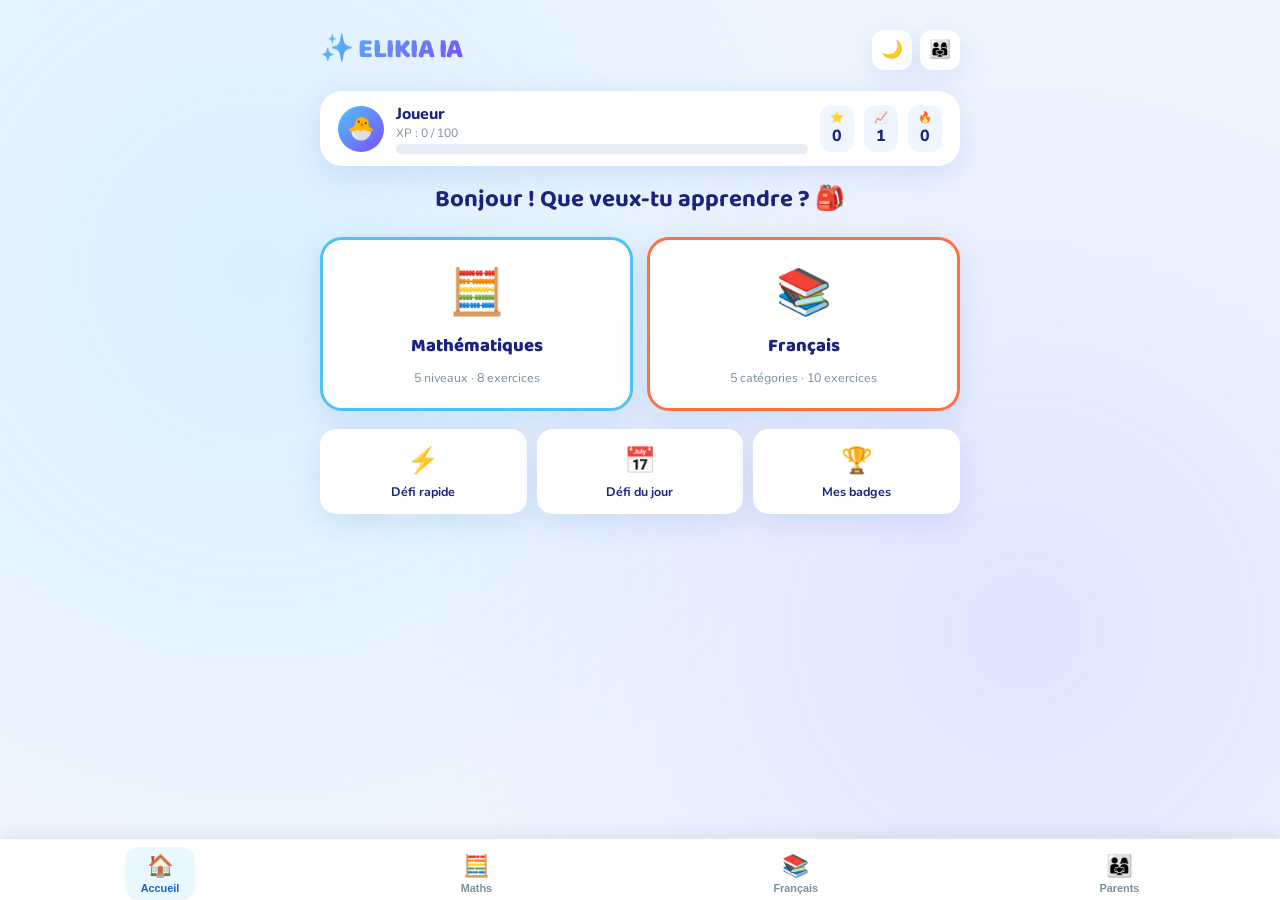
<file: index.html>
<!DOCTYPE html>
<html lang="fr">
<head>
<meta charset="UTF-8">
<meta name="viewport" content="width=device-width, initial-scale=1.0, maximum-scale=1.0">
<title>ELIKIA IA – École Interactive</title>
<link href="https://fonts.googleapis.com/css2?family=Baloo+2:wght@400;600;700;800&family=Nunito:wght@400;600;700;800&display=swap" rel="stylesheet">
<link rel="stylesheet" href="https://cdnjs.cloudflare.com/ajax/libs/font-awesome/6.4.0/css/all.min.css" integrity="sha512-iecdLmaskl7CVJkEZSMUkrQ6usKICYKtU1z+8EFeAmv1dqLDXtQStMbtVkAW4CsriNad7FindBAYhNArchyNqg==" crossorigin="anonymous" referrerpolicy="no-referrer" />
<link rel="stylesheet" href="ElikiaV2.css" />
</head>
<body>

<canvas id="confetti-canvas"></canvas>
<div class="bg-stars"></div>

<div class="app-wrap">

  <!-- HEADER -->
  <header class="app-header">
    <div class="logo">✨ ELIKIA IA</div>
    <div class="header-actions">
      <button class="icon-btn" id="btn-dark" title="Mode sombre">🌙</button>
      <button class="icon-btn" id="btn-parent" title="Espace parents">👨‍👩‍👧</button>
    </div>
  </header>

  <!-- PLAYER BAR -->
  <div class="player-bar">
    <div class="avatar" id="player-avatar">🐣</div>
    <div class="player-info">
      <div class="player-name" id="player-name">Joueur</div>
      <div class="xp-label">XP : <span id="xp-label">0 / 100</span></div>
      <div class="xp-bar-wrap">
        <div class="xp-bar-fill" id="xp-bar" style="width:0%"></div>
      </div>
    </div>
    <div class="player-stats">
      <div class="stat-chip">⭐<span id="disp-score">0</span></div>
      <div class="stat-chip">📈<span id="disp-level">1</span></div>
      <div class="stat-chip">🔥<span id="disp-streak">0</span></div>
    </div>
  </div>

  <!-- ==================== HOME SCREEN ==================== -->
  <section class="screen active" id="screen-home">
    <div class="welcome-title" id="welcome-msg">Que veux-tu apprendre ? 🎒</div>

    <div class="subject-grid">
      <div class="subject-card math" onclick="openMathMenu()">
        <div class="subject-icon">🧮</div>
        <div class="subject-label">Mathématiques</div>
        <div class="subject-sub">5 niveaux · 8 exercices</div>
      </div>
      <div class="subject-card fr" onclick="openFrMenu()">
        <div class="subject-icon">📚</div>
        <div class="subject-label">Français</div>
        <div class="subject-sub">5 catégories · 10 exercices</div>
      </div>
    </div>

    <div class="quick-grid">
      <div class="quick-card" onclick="startChallenge()">
        <div class="q-icon">⚡</div>
        <div class="q-label">Défi rapide</div>
      </div>
      <div class="quick-card" onclick="startDaily()">
        <div class="q-icon">📅</div>
        <div class="q-label">Défi du jour</div>
      </div>
      <div class="quick-card" onclick="showBadges()">
        <div class="q-icon">🏆</div>
        <div class="q-label">Mes badges</div>
      </div>
    </div>
  </section>

  <!-- ==================== MATH MENU ==================== -->
  <section class="screen" id="screen-math-menu">
    <div class="screen-title">🧮 Mathématiques</div>

    <div class="level-selector" id="math-level-selector"></div>

    <div class="exercise-grid" id="math-exercise-grid"></div>

    <br>
    <button class="btn-home" onclick="showScreen('screen-home')" style="margin-top:6px">⬅️ Accueil</button>
  </section>

  <!-- ==================== FRENCH MENU ==================== -->
  <section class="screen" id="screen-fr-menu">
    <div class="screen-title">📚 Français</div>
    <div class="exercise-grid" id="fr-exercise-grid"></div>
    <br>
    <button class="btn-home" onclick="showScreen('screen-home')" style="margin-top:6px">⬅️ Accueil</button>
  </section>

  <!-- ==================== EXERCISE SCREEN ==================== -->
  <section class="screen" id="screen-exercise">

    <div class="ex-header">
      <span class="ex-subject-tag" id="ex-tag">Maths</span>
      <div class="lives-wrap" id="lives-display"></div>
      <div class="timer-wrap">
        <div class="timer-circle" id="timer-circle">–</div>
      </div>
    </div>

    <div class="combo-banner" id="combo-banner">🔥 Combo x<span id="combo-count">2</span> !</div>

    <div class="ex-card">
      <div class="ex-type-label" id="ex-type-label">Calcul</div>
      <div class="ex-question" id="ex-question">?</div>
      <div id="ex-input-zone"></div>
    </div>

    <div class="feedback" id="feedback"></div>

    <button class="btn-check" id="btn-check" onclick="checkAnswer()">Vérifier ✓</button>
    <button class="btn-next" id="btn-next" onclick="nextExercise()">Suivant ➡️</button>

    <button class="btn-home" style="margin-top:12px;width:100%" id="btn-back-menu">⬅️ Changer d'exercice</button>
  </section>

  <!-- ==================== RESULT SCREEN ==================== -->
  <section class="screen" id="screen-result">
    <div class="result-card">
      <div class="result-emoji" id="result-emoji">🎉</div>
      <div class="result-title" id="result-title">Bravo !</div>
      <div class="result-sub" id="result-sub">Session terminée</div>

      <div class="result-stats">
        <div class="rstat">
          <div class="rstat-val" id="res-correct">0</div>
          <div class="rstat-label">Bonnes rép.</div>
        </div>
        <div class="rstat">
          <div class="rstat-val" id="res-xp">+0</div>
          <div class="rstat-label">XP gagnés</div>
        </div>
        <div class="rstat">
          <div class="rstat-val" id="res-streak">0</div>
          <div class="rstat-label">Série max</div>
        </div>
      </div>

      <div class="badges-row" id="new-badges"></div>

      <button class="btn-replay" onclick="replaySession()">🔁 Rejouer</button>
      <button class="btn-home" onclick="showScreen('screen-home')">🏠 Accueil</button>
    </div>
  </section>

  <!-- ==================== PARENT PANEL ==================== -->
  <section class="screen" id="screen-parent">
    <div class="screen-title">👨‍👩‍👧 Espace Parents</div>

    <div class="panel-section">
      <h3>📊 Statistiques globales</h3>
      <div class="stat-row">
        <span>Score total</span>
        <strong id="ps-score">0</strong>
      </div>
      <div class="stat-row">
        <span>XP total</span>
        <strong id="ps-xp">0</strong>
      </div>
      <div class="stat-row">
        <span>Niveau actuel</span>
        <strong id="ps-level">1</strong>
      </div>
      <div class="stat-row">
        <span>Exercices joués</span>
        <strong id="ps-played">0</strong>
      </div>
      <div class="stat-row">
        <span>Série maximale</span>
        <strong id="ps-streak">0</strong>
      </div>
    </div>

    <div class="panel-section">
      <h3>📚 Performance par matière</h3>
      <div id="subject-perf"></div>
    </div>

    <div class="panel-section">
      <h3>🏆 Badges obtenus</h3>
      <div class="badges-row" id="ps-badges" style="justify-content:flex-start"></div>
    </div>

    <div class="panel-section">
      <h3>⚠️ Points à améliorer</h3>
      <div id="weak-points"></div>
    </div>

    <button class="btn-home" onclick="showScreen('screen-home')" style="margin-top:6px;width:100%">⬅️ Retour</button>
    <button class="btn-replay" onclick="resetAll()" style="background:linear-gradient(135deg,var(--red),#B71C1C);margin-top:8px;width:100%">🗑️ Réinitialiser les données</button>
  </section>

  <!-- ==================== BADGES SCREEN ==================== -->
  <section class="screen" id="screen-badges">
    <div class="screen-title">🏆 Mes badges</div>
    <div id="badges-display" style="display:grid;grid-template-columns:1fr 1fr;gap:12px;"></div>
    <button class="btn-home" onclick="showScreen('screen-home')" style="margin-top:14px;width:100%">⬅️ Retour</button>
  </section>

</div><!-- end app-wrap -->

<!-- BOTTOM NAV -->
<nav class="bottom-nav">
  <button class="nav-btn active" id="nav-home" onclick="navTo('screen-home','nav-home')">
    <span class="nav-icon">🏠</span>Accueil
  </button>
  <button class="nav-btn" id="nav-math" onclick="navTo('screen-math-menu','nav-math')">
    <span class="nav-icon">🧮</span>Maths
  </button>
  <button class="nav-btn" id="nav-fr" onclick="navTo('screen-fr-menu','nav-fr')">
    <span class="nav-icon">📚</span>Français
  </button>
  <button class="nav-btn" id="nav-parent" onclick="navTo('screen-parent','nav-parent');fillParentPanel()">
    <span class="nav-icon">👨‍👩‍👧</span>Parents
  </button>
</nav>

<!-- ============================================================
     JAVASCRIPT — ELIKIA IA V2
     ============================================================ -->
<script src="ElikiaV2.js"></script>
</body>
</html>
</file>
<file: ElikiaV2.css>
/* ============================================================
   ELIKIA IA V2 — DESIGN SYSTEM
   ============================================================ */
   :root {
    /* Palette */
    --sky:     #4FC3F7;
    --ocean:   #1565C0;
    --sun:     #FFD600;
    --orange:  #FF7043;
    --mint:    #26C6DA;
    --violet:  #7C4DFF;
    --green:   #00C853;
    --red:     #FF1744;
    --pink:    #F06292;
    --bg:      #EFF6FF;
    --card:    #FFFFFF;
    --text:    #1A237E;
    --muted:   #78909C;
  
    /* Math levels */
    --lv1: #26C6DA; --lv2: #42A5F5; --lv3: #AB47BC;
    --lv4: #EF5350; --lv5: #FF7043;
  
    /* Sizes */
    --radius: 22px;
    --shadow: 0 8px 32px rgba(21,101,192,.13);
    --shadow-lg: 0 16px 48px rgba(21,101,192,.18);
  }
  
  /* Dark mode */
  [data-theme="dark"] {
    --bg: #0D1117; --card: #1C2333; --text: #E3EAFF; --muted: #8892B0;
    --shadow: 0 8px 32px rgba(0,0,0,.5); --shadow-lg: 0 16px 48px rgba(0,0,0,.6);
  }
  
  * { box-sizing: border-box; margin: 0; padding: 0; }
  
  body {
    font-family: 'Nunito', sans-serif;
    background: var(--bg);
    min-height: 100vh;
    color: var(--text);
    transition: background .3s, color .3s;
    overflow-x: hidden;
  }
  
  /* ---- STARS BACKGROUND ---- */
  .bg-stars {
    position: fixed; inset: 0; pointer-events: none; z-index: 0;
    background:
      radial-gradient(circle at 20% 30%, rgba(79,195,247,.12) 0%, transparent 50%),
      radial-gradient(circle at 80% 70%, rgba(124,77,255,.1) 0%, transparent 50%);
  }
  
  /* ============================================================
     LAYOUT
     ============================================================ */
  .app-wrap {
    position: relative; z-index: 1;
    display: flex; flex-direction: column;
    align-items: center;
    padding: 16px 12px 80px;
    min-height: 100vh;
  }
  
  .app-header {
    width: 100%; max-width: 640px;
    display: flex; align-items: center; justify-content: space-between;
    padding: 12px 0 10px;
    margin-bottom: 10px;
  }
  
  .logo {
    font-family: 'Baloo 2', cursive;
    font-size: 1.7rem; font-weight: 800;
    background: linear-gradient(135deg, var(--sky), var(--violet));
    -webkit-background-clip: text; -webkit-text-fill-color: transparent;
    background-clip: text;
    letter-spacing: -.5px;
  }
  
  .header-actions { display: flex; gap: 8px; }
  
  .icon-btn {
    width: 40px; height: 40px; border-radius: 12px;
    border: none; cursor: pointer; font-size: 1.1rem;
    background: var(--card); box-shadow: var(--shadow);
    display: flex; align-items: center; justify-content: center;
    transition: transform .15s, box-shadow .15s;
  }
  .icon-btn:hover { transform: translateY(-2px); box-shadow: var(--shadow-lg); }
  
  /* ---- PLAYER BAR ---- */
  .player-bar {
    width: 100%; max-width: 640px;
    background: var(--card); border-radius: var(--radius);
    box-shadow: var(--shadow); padding: 12px 18px;
    display: flex; align-items: center; gap: 12px;
    margin-bottom: 14px;
  }
  
  .avatar {
    width: 46px; height: 46px; border-radius: 50%;
    background: linear-gradient(135deg, var(--sky), var(--violet));
    display: flex; align-items: center; justify-content: center;
    font-size: 1.4rem; flex-shrink: 0;
  }
  
  .player-info { flex: 1; min-width: 0; }
  .player-name {
    font-weight: 800; font-size: 1rem;
    white-space: nowrap; overflow: hidden; text-overflow: ellipsis;
  }
  .xp-label { font-size: .75rem; color: var(--muted); margin-bottom: 3px; }
  
  .xp-bar-wrap {
    height: 10px; background: #E8EDF5; border-radius: 99px;
    overflow: hidden;
  }
  .xp-bar-fill {
    height: 100%; border-radius: 99px;
    background: linear-gradient(90deg, var(--sky), var(--violet));
    transition: width .6s cubic-bezier(.4,0,.2,1);
  }
  
  .player-stats { display: flex; gap: 10px; }
  .stat-chip {
    display: flex; flex-direction: column; align-items: center;
    background: var(--bg); border-radius: 12px; padding: 5px 10px;
    font-size: .7rem; color: var(--muted);
  }
  .stat-chip span { font-size: 1rem; font-weight: 800; color: var(--text); }
  
  /* ============================================================
     SCREENS
     ============================================================ */
  .screen { width: 100%; max-width: 640px; display: none; }
  .screen.active { display: block; animation: fadeUp .35s ease; }
  
  @keyframes fadeUp {
    from { opacity: 0; transform: translateY(18px); }
    to   { opacity: 1; transform: translateY(0); }
  }
  
  /* ============================================================
     HOME SCREEN
     ============================================================ */
  .welcome-title {
    font-family: 'Baloo 2', cursive;
    font-size: 1.5rem; font-weight: 700;
    text-align: center; margin-bottom: 18px;
  }
  
  .subject-grid {
    display: grid; grid-template-columns: 1fr 1fr;
    gap: 14px; margin-bottom: 18px;
  }
  
  .subject-card {
    background: var(--card); border-radius: var(--radius);
    box-shadow: var(--shadow); padding: 22px 14px;
    display: flex; flex-direction: column; align-items: center;
    gap: 8px; cursor: pointer; border: 3px solid transparent;
    transition: transform .2s, box-shadow .2s, border-color .2s;
    text-align: center;
  }
  .subject-card:hover {
    transform: translateY(-5px); box-shadow: var(--shadow-lg);
  }
  .subject-card.math  { border-color: var(--sky); }
  .subject-card.fr    { border-color: var(--orange); }
  
  .subject-icon { font-size: 2.8rem; }
  .subject-label {
    font-family: 'Baloo 2', cursive;
    font-size: 1.15rem; font-weight: 800;
  }
  .subject-sub { font-size: .78rem; color: var(--muted); }
  
  /* Extra quick actions */
  .quick-grid {
    display: grid; grid-template-columns: 1fr 1fr 1fr;
    gap: 10px; margin-bottom: 18px;
  }
  .quick-card {
    background: var(--card); border-radius: 16px;
    box-shadow: var(--shadow); padding: 14px 10px;
    display: flex; flex-direction: column; align-items: center;
    gap: 5px; cursor: pointer; transition: transform .2s;
    text-align: center;
  }
  .quick-card:hover { transform: translateY(-3px); }
  .quick-card .q-icon { font-size: 1.6rem; }
  .quick-card .q-label { font-size: .78rem; font-weight: 700; }
  
  /* ============================================================
     SUBJECT MENU
     ============================================================ */
  .screen-title {
    font-family: 'Baloo 2', cursive;
    font-size: 1.4rem; font-weight: 800;
    margin-bottom: 14px; display: flex; align-items: center; gap: 8px;
  }
  
  /* Math level selector */
  .level-selector {
    display: flex; gap: 8px; overflow-x: auto;
    padding-bottom: 6px; margin-bottom: 16px;
    scrollbar-width: none;
  }
  .level-selector::-webkit-scrollbar { display: none; }
  
  .level-btn {
    flex-shrink: 0; padding: 8px 18px;
    border: 2px solid transparent; border-radius: 99px;
    font-size: .85rem; font-weight: 700;
    cursor: pointer; transition: all .2s;
    background: var(--card); color: var(--muted);
    box-shadow: var(--shadow);
  }
  .level-btn.active {
    color: white;
    transform: scale(1.07);
  }
  .level-btn[data-lv="1"].active { background: var(--lv1); border-color: var(--lv1); }
  .level-btn[data-lv="2"].active { background: var(--lv2); border-color: var(--lv2); }
  .level-btn[data-lv="3"].active { background: var(--lv3); border-color: var(--lv3); }
  .level-btn[data-lv="4"].active { background: var(--lv4); border-color: var(--lv4); }
  .level-btn[data-lv="5"].active { background: var(--lv5); border-color: var(--lv5); }
  
  .locked-overlay {
    position: relative; overflow: hidden;
  }
  .lock-badge {
    position: absolute; top: 50%; left: 50%; transform: translate(-50%,-50%);
    background: rgba(0,0,0,.55); color: white;
    padding: 2px 8px; border-radius: 99px; font-size: .7rem;
    pointer-events: none;
  }
  
  .exercise-grid {
    display: grid; grid-template-columns: 1fr 1fr;
    gap: 12px;
  }
  .exercise-card {
    background: var(--card); border-radius: 18px;
    box-shadow: var(--shadow); padding: 18px 12px;
    display: flex; flex-direction: column; align-items: center;
    gap: 6px; cursor: pointer;
    transition: transform .2s, box-shadow .2s;
    text-align: center;
  }
  .exercise-card:hover { transform: translateY(-4px); box-shadow: var(--shadow-lg); }
  .ex-icon { font-size: 1.9rem; }
  .ex-name { font-size: .88rem; font-weight: 700; }
  .ex-badge {
    font-size: .68rem; padding: 2px 8px; border-radius: 99px;
    background: var(--bg); color: var(--muted);
  }
  
  /* ============================================================
     EXERCISE SCREEN
     ============================================================ */
  .ex-header {
    display: flex; align-items: center; justify-content: space-between;
    margin-bottom: 14px;
  }
  .ex-subject-tag {
    font-size: .8rem; font-weight: 700; padding: 4px 12px;
    border-radius: 99px; color: white;
  }
  .tag-math { background: linear-gradient(135deg,var(--sky),var(--ocean)); }
  .tag-fr   { background: linear-gradient(135deg,var(--orange),var(--pink)); }
  
  /* Timer */
  .timer-wrap {
    display: flex; align-items: center; gap: 6px;
    font-weight: 700; font-size: .95rem;
  }
  .timer-circle {
    width: 36px; height: 36px; border-radius: 50%;
    border: 3px solid var(--sky); display: flex; align-items: center;
    justify-content: center; font-size: .85rem; font-weight: 800;
    color: var(--sky); transition: border-color .3s, color .3s;
  }
  .timer-circle.urgent { border-color: var(--red); color: var(--red); animation: pulse .5s infinite; }
  
  @keyframes pulse {
    0%,100% { transform: scale(1); }
    50%      { transform: scale(1.15); }
  }
  
  /* Lives */
  .lives-wrap { display: flex; gap: 3px; font-size: 1.1rem; }
  
  /* Card */
  .ex-card {
    background: var(--card); border-radius: var(--radius);
    box-shadow: var(--shadow-lg); padding: 26px 22px;
    margin-bottom: 14px;
  }
  .ex-type-label {
    font-size: .8rem; font-weight: 700; color: var(--muted);
    text-transform: uppercase; letter-spacing: .08em; margin-bottom: 10px;
  }
  .ex-question {
    font-family: 'Baloo 2', cursive;
    font-size: 2rem; font-weight: 800;
    color: var(--text); line-height: 1.3;
    margin-bottom: 20px; text-align: center;
  }
  .ex-question.small { font-size: 1.35rem; }
  
  /* MCQ choices */
  .choices-grid {
    display: grid; grid-template-columns: 1fr 1fr;
    gap: 10px; margin-bottom: 14px;
  }
  .choice-btn {
    padding: 14px 10px; border-radius: 16px;
    border: 3px solid #E0E8F5;
    background: var(--card); font-size: 1.05rem; font-weight: 700;
    cursor: pointer; transition: all .2s;
    color: var(--text);
  }
  .choice-btn:hover { border-color: var(--sky); transform: scale(1.03); }
  .choice-btn.selected-correct { background: #E8F5E9; border-color: var(--green); color: var(--green); }
  .choice-btn.selected-wrong   { background: #FFEBEE; border-color: var(--red);   color: var(--red); }
  .choice-btn.reveal-correct   { background: #E8F5E9; border-color: var(--green); color: var(--green); }
  .choice-btn:disabled { cursor: default; }
  
  /* Text input */
  .answer-input {
    width: 100%; padding: 15px; font-size: 1.3rem; font-weight: 700;
    border: 3px solid #E0E8F5; border-radius: 16px;
    text-align: center; background: var(--bg); color: var(--text);
    outline: none; transition: border-color .2s; font-family: 'Nunito', sans-serif;
    margin-bottom: 12px;
  }
  .answer-input:focus { border-color: var(--sky); }
  .answer-input.correct { border-color: var(--green); background: #E8F5E9; }
  .answer-input.wrong   { border-color: var(--red);   background: #FFEBEE; }
  
  /* Drag & drop word order */
  .word-bank {
    display: flex; flex-wrap: wrap; gap: 8px;
    margin-bottom: 12px; min-height: 48px;
    padding: 10px; background: var(--bg); border-radius: 14px;
  }
  .word-token {
    padding: 8px 14px; border-radius: 99px;
    background: var(--card); border: 2px solid #D0E4FF;
    font-weight: 700; font-size: .95rem; cursor: pointer;
    transition: transform .15s, box-shadow .15s;
    user-select: none; color: var(--text);
  }
  .word-token:hover { transform: scale(1.07); box-shadow: var(--shadow); }
  .word-token.used { opacity: .35; cursor: default; pointer-events: none; }
  
  .answer-sentence {
    display: flex; flex-wrap: wrap; gap: 8px;
    min-height: 48px; padding: 10px 14px; margin-bottom: 12px;
    border: 2.5px dashed #B0C4DE; border-radius: 14px;
    background: var(--bg);
  }
  .placed-token {
    padding: 7px 12px; border-radius: 99px;
    background: var(--sky); color: white;
    font-weight: 700; font-size: .9rem; cursor: pointer;
  }
  
  /* True/False */
  .tf-grid {
    display: grid; grid-template-columns: 1fr 1fr; gap: 12px; margin-bottom: 14px;
  }
  .tf-btn {
    padding: 22px; border-radius: 18px; border: 3px solid transparent;
    font-size: 1.4rem; font-weight: 800; cursor: pointer;
    transition: all .2s;
  }
  .tf-btn.vrai {
    background: #E8F5E9; color: var(--green); border-color: var(--green);
  }
  .tf-btn.faux {
    background: #FFEBEE; color: var(--red); border-color: var(--red);
  }
  .tf-btn:hover { transform: scale(1.04); box-shadow: var(--shadow); }
  .tf-btn:disabled { cursor: default; opacity: .65; }
  
  /* Feedback */
  .feedback {
    border-radius: 14px; padding: 14px 18px;
    font-weight: 700; font-size: 1rem;
    display: none; margin-bottom: 12px;
    animation: popIn .3s cubic-bezier(.34,1.56,.64,1);
  }
  .feedback.show { display: block; }
  .feedback.correct { background: #E8F5E9; color: #2E7D32; }
  .feedback.wrong   { background: #FFEBEE; color: #C62828; }
  
  @keyframes popIn {
    from { opacity: 0; transform: scale(.9); }
    to   { opacity: 1; transform: scale(1); }
  }
  
  /* Action buttons */
  .btn-check, .btn-next {
    width: 100%; padding: 16px; border-radius: 16px;
    border: none; cursor: pointer; font-size: 1.15rem; font-weight: 800;
    font-family: 'Nunito', sans-serif;
    transition: transform .15s, box-shadow .15s;
    letter-spacing: .02em;
  }
  .btn-check {
    background: linear-gradient(135deg, var(--sky), var(--ocean));
    color: white; box-shadow: 0 6px 18px rgba(21,101,192,.25);
  }
  .btn-check:hover { transform: translateY(-2px); box-shadow: 0 10px 24px rgba(21,101,192,.35); }
  .btn-next {
    background: linear-gradient(135deg, var(--green), #00796B);
    color: white; box-shadow: 0 6px 18px rgba(0,200,83,.25);
    display: none;
  }
  .btn-next.animate {
    animation: slideInUp .4s ease-out;
  }
  .btn-next:hover { transform: translateY(-2px); box-shadow: 0 10px 24px rgba(0,200,83,.35); }
  
  @keyframes slideInUp {
    from { opacity: 0; transform: translateY(20px); }
    to { opacity: 1; transform: translateY(0); }
  }
  .hidden { display: none !important; }
  
  /* ============================================================
     STREAK / COMBO
     ============================================================ */
  .combo-banner {
    text-align: center; font-family: 'Baloo 2', cursive;
    font-size: 1.1rem; font-weight: 800; padding: 8px;
    background: linear-gradient(135deg,var(--sun),var(--orange));
    color: white; border-radius: 12px; margin-bottom: 10px;
    animation: slideDown .4s ease;
    display: none;
  }
  .combo-banner.show { display: block; }
  @keyframes slideDown {
    from { opacity: 0; transform: translateY(-10px); }
    to   { opacity: 1; transform: translateY(0); }
  }
  
  /* ============================================================
     RESULT SCREEN
     ============================================================ */
  .result-card {
    background: var(--card); border-radius: var(--radius);
    box-shadow: var(--shadow-lg); padding: 32px 24px;
    text-align: center;
  }
  .result-emoji { font-size: 4rem; margin-bottom: 12px; }
  .result-title {
    font-family: 'Baloo 2', cursive;
    font-size: 1.8rem; font-weight: 800; margin-bottom: 6px;
  }
  .result-sub { color: var(--muted); margin-bottom: 20px; }
  .result-stats {
    display: flex; justify-content: center; gap: 20px; margin-bottom: 24px;
  }
  .rstat {
    display: flex; flex-direction: column; align-items: center;
    background: var(--bg); padding: 12px 18px; border-radius: 16px;
  }
  .rstat-val { font-size: 1.6rem; font-weight: 800; }
  .rstat-label { font-size: .78rem; color: var(--muted); }
  
  .badges-row {
    display: flex; justify-content: center; gap: 10px;
    flex-wrap: wrap; margin-bottom: 20px;
  }
  .badge {
    background: linear-gradient(135deg,var(--sun),var(--orange));
    color: white; padding: 8px 14px; border-radius: 99px;
    font-size: .85rem; font-weight: 700;
    animation: popIn .4s cubic-bezier(.34,1.56,.64,1);
  }
  
  .btn-replay {
    width: 100%; padding: 15px; border-radius: 16px;
    background: linear-gradient(135deg,var(--violet),var(--ocean));
    color: white; border: none; cursor: pointer;
    font-size: 1.1rem; font-weight: 800; font-family: 'Nunito', sans-serif;
    margin-bottom: 10px;
    transition: transform .15s;
  }
  .btn-replay:hover { transform: translateY(-2px); }
  .btn-home {
    width: 100%; padding: 13px; border-radius: 16px;
    background: var(--bg); color: var(--text); border: none; cursor: pointer;
    font-size: 1rem; font-weight: 700; font-family: 'Nunito', sans-serif;
    transition: transform .15s;
  }
  .btn-home:hover { transform: translateY(-2px); }
  
  /* ============================================================
     PARENT / TEACHER PANEL
     ============================================================ */
  .panel-section {
    background: var(--card); border-radius: var(--radius);
    box-shadow: var(--shadow); padding: 18px; margin-bottom: 14px;
  }
  .panel-section h3 {
    font-family: 'Baloo 2', cursive;
    font-size: 1.1rem; margin-bottom: 12px;
  }
  .stat-row {
    display: flex; justify-content: space-between;
    padding: 8px 0; border-bottom: 1px solid var(--bg);
    font-size: .92rem;
  }
  .stat-row:last-child { border-bottom: none; }
  .stat-bar-wrap {
    height: 8px; flex: 1; background: #E0E8F5; border-radius: 99px;
    overflow: hidden; margin: 0 10px;
  }
  .stat-bar-fill {
    height: 100%; border-radius: 99px;
    background: linear-gradient(90deg,var(--sky),var(--violet));
    transition: width .6s;
  }
  
  /* ============================================================
     CONFETTI CANVAS
     ============================================================ */
  #confetti-canvas {
    position: fixed; inset: 0;
    pointer-events: none; z-index: 9999;
  }
  
  /* ============================================================
     BOTTOM NAV
     ============================================================ */
  .bottom-nav {
    position: fixed; bottom: 0; left: 0; right: 0;
    background: var(--card); border-top: 1px solid #E0E8F5;
    display: flex; justify-content: space-around; align-items: center;
    padding: 8px 0 env(safe-area-inset-bottom, 8px);
    box-shadow: 0 -4px 16px rgba(0,0,0,.07);
    z-index: 100;
  }
  .nav-btn {
    display: flex; flex-direction: column; align-items: center;
    gap: 3px; background: none; border: none; cursor: pointer;
    font-size: .68rem; font-weight: 700; color: var(--muted);
    padding: 6px 16px; border-radius: 14px;
    transition: color .2s, background .2s;
  }
  .nav-btn .nav-icon { font-size: 1.35rem; }
  .nav-btn.active { color: var(--ocean); background: rgba(79,195,247,.12); }
  
  /* ============================================================
     ANIMATIONS
     ============================================================ */
  .bounce-in {
    animation: bounceIn .5s cubic-bezier(.34,1.56,.64,1);
  }
  @keyframes bounceIn {
    from { opacity: 0; transform: scale(.6); }
    to   { opacity: 1; transform: scale(1); }
  }
  
  .shake {
    animation: shake .4s ease;
  }
  @keyframes shake {
    0%,100% { transform: translateX(0); }
    20%      { transform: translateX(-6px); }
    40%      { transform: translateX(6px); }
    60%      { transform: translateX(-4px); }
    80%      { transform: translateX(4px); }
  }
  
  /* ============================================================
     RESPONSIVE
     ============================================================ */
  @media (max-width: 400px) {
    .ex-question { font-size: 1.6rem; }
    .subject-card { padding: 16px 10px; }
    .subject-icon { font-size: 2.2rem; }
  }
</file>
